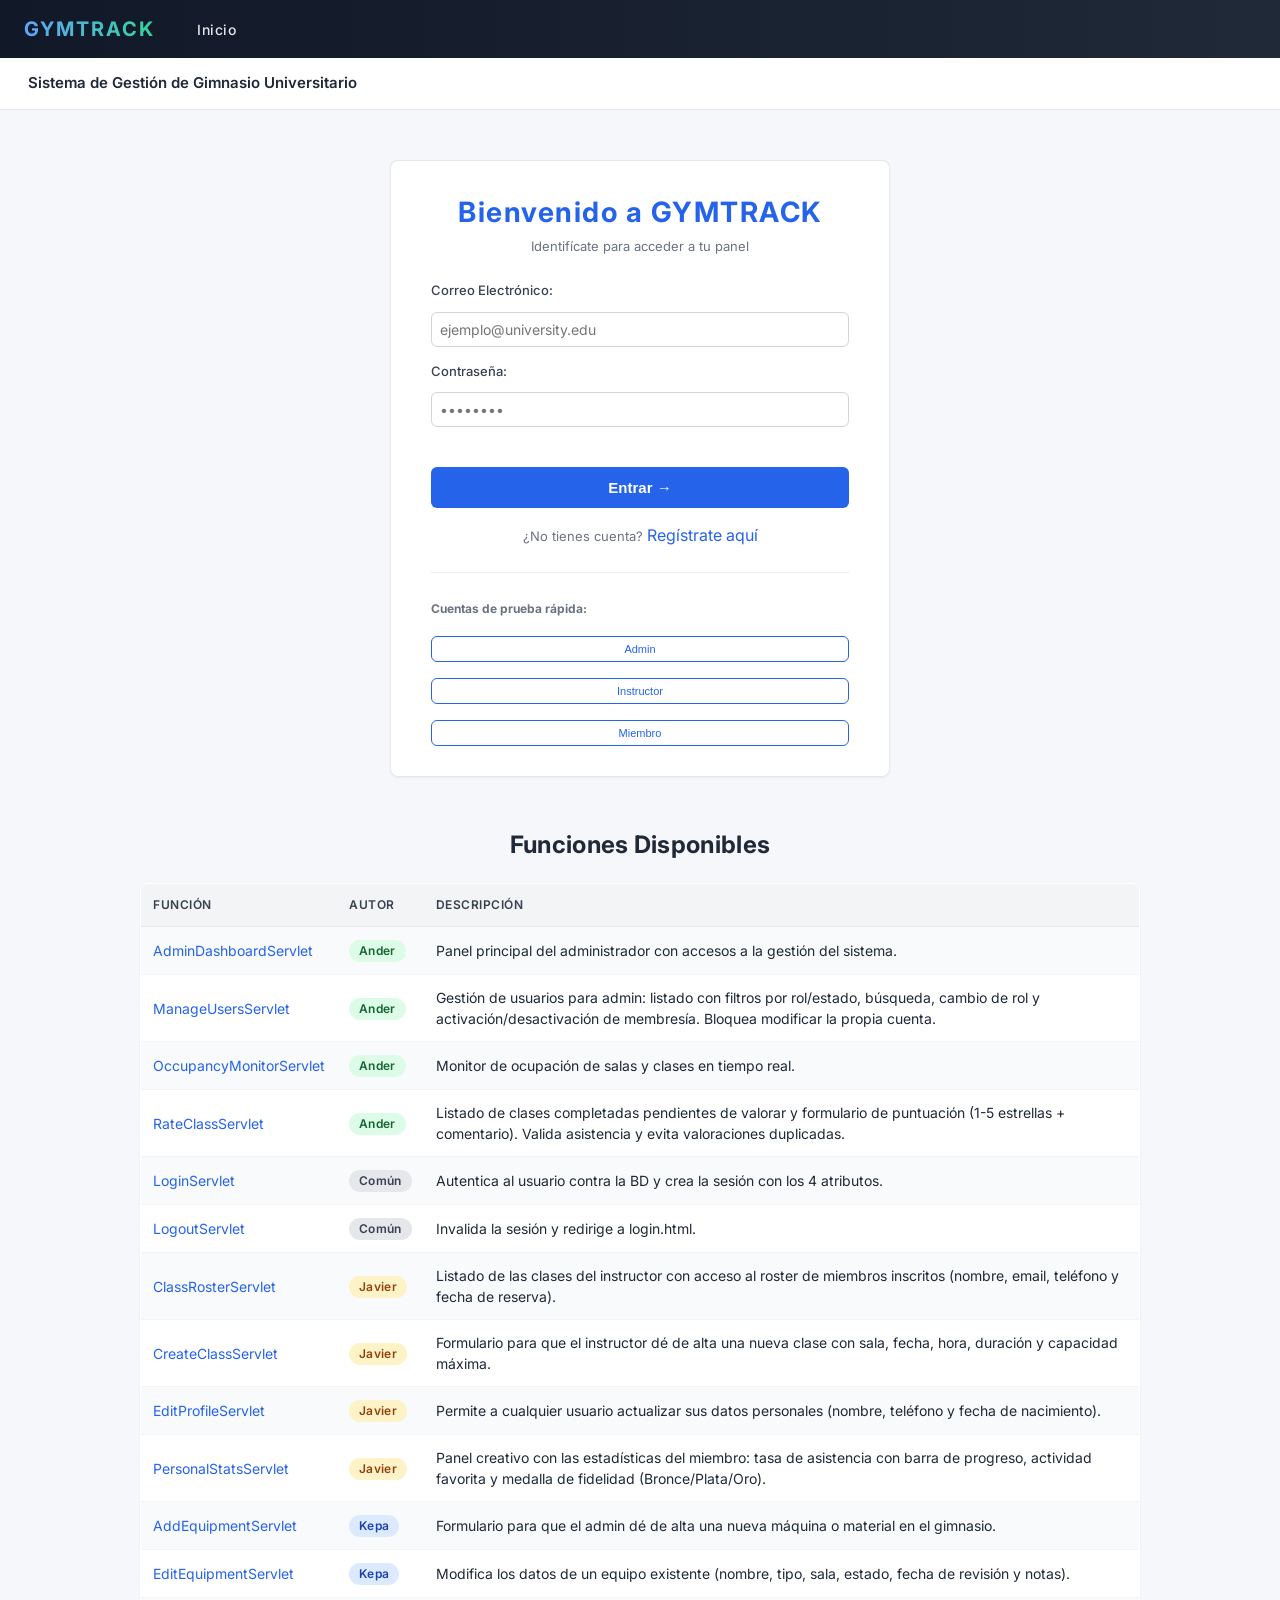
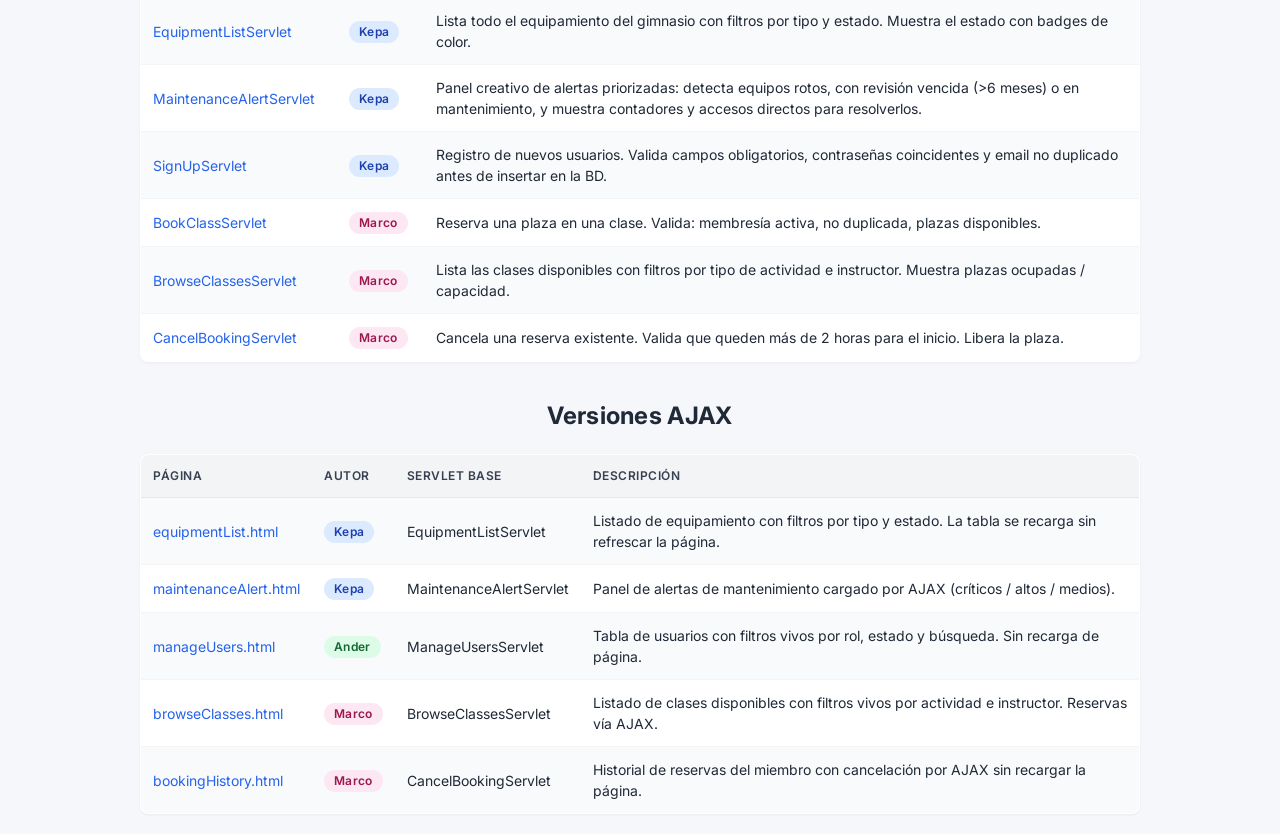
<file: index.html>
<!DOCTYPE HTML>
<html>
<head>
    <meta http-equiv="Content-Type" content="text/html; charset=UTF-8" />
    <title>GymTrack - Bienvenido</title>
    <link rel="stylesheet" href="style.css?v=4">
</head>
<body>

<div class="menu">
    <span class="brand">GYMTRACK</span>
    <a href="index.html">Inicio</a>
</div>

<div class="subheader">Sistema de Gestión de Gimnasio Universitario</div>

<div class="card" style="max-width:500px; margin: 50px auto;">
    <div class="title">Bienvenido a GYMTRACK</div>
    <div class="subtitle">Identifícate para acceder a tu panel</div>

    <form action="LoginServlet" method="post" style="margin-top: 20px;">
        <div style="margin-bottom: 15px; text-align: left;">
            <label>Correo Electrónico:</label>
            <input type="email" name="email" placeholder="ejemplo@university.edu" required style="width: 100%; padding: 8px; margin-top: 5px;">
        </div>
        
        <div style="margin-bottom: 20px; text-align: left;">
            <label>Contraseña:</label>
            <input type="password" name="password" placeholder="••••••••" required style="width: 100%; padding: 8px; margin-top: 5px;">
        </div>

        <button class="primary" type="submit" style="width: 100%;">Entrar →</button>
    </form>

    <div style="margin-top: 15px; text-align: center;">
        <span style="font-size: 13px; color: #6b7280;">¿No tienes cuenta? </span>
        <a href="SignUpServlet">Regístrate aquí</a>
    </div>

    <div style="margin-top: 25px; border-top: 1px solid #eee; padding-top: 15px;">
        <p style="font-size: 12px; color: #6b7280; margin-bottom: 10px; font-weight: bold;">Cuentas de prueba rápida:</p>
        <div style="display: flex; gap: 8px; flex-wrap: wrap; justify-content: center;">
            
            <button type="button" class="secondary" style="font-size: 11px; padding: 6px 12px;" 
                onclick="document.getElementsByName('email')[0].value='admin@university.edu'; document.getElementsByName('password')[0].value='Admin1234';">
                Admin
            </button>

            <button type="button" class="secondary" style="font-size: 11px; padding: 6px 12px;" 
                onclick="document.getElementsByName('email')[0].value='carlos.mendez@university.edu'; document.getElementsByName('password')[0].value='Instr1234';">
                Instructor
            </button>

            <button type="button" class="secondary" style="font-size: 11px; padding: 6px 12px;" 
                onclick="document.getElementsByName('email')[0].value='ana.garcia@university.edu'; document.getElementsByName('password')[0].value='Member1234';">
                Miembro
            </button>

        </div>
    </div>
</div>

<h2>Funciones Disponibles</h2>

<table style="max-width:1000px;">
    <tr>
        <th>Funci&oacute;n</th>
        <th>Autor</th>
        <th>Descripci&oacute;n</th>
    </tr>

    <tr>
        <td><a href="AdminDashboardServlet">AdminDashboardServlet</a></td>
        <td><span class="chip chip-ander">Ander</span></td>
        <td>Panel principal del administrador con accesos a la gesti&oacute;n del sistema.</td>
    </tr>

    <tr>
        <td><a href="ManageUsersServlet">ManageUsersServlet</a></td>
        <td><span class="chip chip-ander">Ander</span></td>
        <td>Gesti&oacute;n de usuarios para admin: listado con filtros por rol/estado, b&uacute;squeda, cambio de rol y activaci&oacute;n/desactivaci&oacute;n de membres&iacute;a. Bloquea modificar la propia cuenta.</td>
    </tr>

    <tr>
        <td><a href="OccupancyMonitorServlet">OccupancyMonitorServlet</a></td>
        <td><span class="chip chip-ander">Ander</span></td>
        <td>Monitor de ocupaci&oacute;n de salas y clases en tiempo real.</td>
    </tr>

    <tr>
        <td><a href="RateClassServlet">RateClassServlet</a></td>
        <td><span class="chip chip-ander">Ander</span></td>
        <td>Listado de clases completadas pendientes de valorar y formulario de puntuaci&oacute;n (1-5 estrellas + comentario). Valida asistencia y evita valoraciones duplicadas.</td>
    </tr>

    <tr>
        <td><a href="LoginServlet">LoginServlet</a></td>
        <td><span class="chip chip-comun">Com&uacute;n</span></td>
        <td>Autentica al usuario contra la BD y crea la sesi&oacute;n con los 4 atributos.</td>
    </tr>

    <tr>
        <td><a href="LogoutServlet">LogoutServlet</a></td>
        <td><span class="chip chip-comun">Com&uacute;n</span></td>
        <td>Invalida la sesi&oacute;n y redirige a login.html.</td>
    </tr>

    <tr>
        <td><a href="ClassRosterServlet">ClassRosterServlet</a></td>
        <td><span class="chip chip-javier">Javier</span></td>
        <td>Listado de las clases del instructor con acceso al roster de miembros inscritos (nombre, email, tel&eacute;fono y fecha de reserva).</td>
    </tr>

    <tr>
        <td><a href="CreateClassServlet">CreateClassServlet</a></td>
        <td><span class="chip chip-javier">Javier</span></td>
        <td>Formulario para que el instructor d&eacute; de alta una nueva clase con sala, fecha, hora, duraci&oacute;n y capacidad m&aacute;xima.</td>
    </tr>

    <tr>
        <td><a href="EditProfileServlet">EditProfileServlet</a></td>
        <td><span class="chip chip-javier">Javier</span></td>
        <td>Permite a cualquier usuario actualizar sus datos personales (nombre, tel&eacute;fono y fecha de nacimiento).</td>
    </tr>

    <tr>
        <td><a href="PersonalStatsServlet">PersonalStatsServlet</a></td>
        <td><span class="chip chip-javier">Javier</span></td>
        <td>Panel creativo con las estad&iacute;sticas del miembro: tasa de asistencia con barra de progreso, actividad favorita y medalla de fidelidad (Bronce/Plata/Oro).</td>
    </tr>

    <tr>
        <td><a href="AddEquipmentServlet">AddEquipmentServlet</a></td>
        <td><span class="chip chip-kepa">Kepa</span></td>
        <td>Formulario para que el admin d&eacute; de alta una nueva m&aacute;quina o material en el gimnasio.</td>
    </tr>

    <tr>
        <td><a href="EditEquipmentServlet?id=1">EditEquipmentServlet</a></td>
        <td><span class="chip chip-kepa">Kepa</span></td>
        <td>Modifica los datos de un equipo existente (nombre, tipo, sala, estado, fecha de revisi&oacute;n y notas).</td>
    </tr>

    <tr>
        <td><a href="EquipmentListServlet">EquipmentListServlet</a></td>
        <td><span class="chip chip-kepa">Kepa</span></td>
        <td>Lista todo el equipamiento del gimnasio con filtros por tipo y estado. Muestra el estado con badges de color.</td>
    </tr>

    <tr>
        <td><a href="MaintenanceAlertServlet">MaintenanceAlertServlet</a></td>
        <td><span class="chip chip-kepa">Kepa</span></td>
        <td>Panel creativo de alertas priorizadas: detecta equipos rotos, con revisi&oacute;n vencida (&gt;6 meses) o en mantenimiento, y muestra contadores y accesos directos para resolverlos.</td>
    </tr>

    <tr>
        <td><a href="SignUpServlet">SignUpServlet</a></td>
        <td><span class="chip chip-kepa">Kepa</span></td>
        <td>Registro de nuevos usuarios. Valida campos obligatorios, contrase&ntilde;as coincidentes y email no duplicado antes de insertar en la BD.</td>
    </tr>

    <tr>
        <td><a href="BookClassServlet?classId=4">BookClassServlet</a></td>
        <td><span class="chip chip-marco">Marco</span></td>
        <td>Reserva una plaza en una clase. Valida: membres&iacute;a activa, no duplicada, plazas disponibles.</td>
    </tr>

    <tr>
        <td><a href="BrowseClassesServlet">BrowseClassesServlet</a></td>
        <td><span class="chip chip-marco">Marco</span></td>
        <td>Lista las clases disponibles con filtros por tipo de actividad e instructor. Muestra plazas ocupadas / capacidad.</td>
    </tr>

    <tr>
        <td><a href="CancelBookingServlet?bookingId=1">CancelBookingServlet</a></td>
        <td><span class="chip chip-marco">Marco</span></td>
        <td>Cancela una reserva existente. Valida que queden m&aacute;s de 2 horas para el inicio. Libera la plaza.</td>
    </tr>

</table>

<h2>Versiones AJAX</h2>

<table style="max-width:1000px;">
    <tr>
        <th>P&aacute;gina</th>
        <th>Autor</th>
        <th>Servlet base</th>
        <th>Descripci&oacute;n</th>
    </tr>
    <tr>
        <td><a href="equipmentList.html">equipmentList.html</a></td>
        <td><span class="chip chip-kepa">Kepa</span></td>
        <td>EquipmentListServlet</td>
        <td>Listado de equipamiento con filtros por tipo y estado. La tabla se recarga sin refrescar la p&aacute;gina.</td>
    </tr>
    <tr>
        <td><a href="maintenanceAlert.html">maintenanceAlert.html</a></td>
        <td><span class="chip chip-kepa">Kepa</span></td>
        <td>MaintenanceAlertServlet</td>
        <td>Panel de alertas de mantenimiento cargado por AJAX (cr&iacute;ticos / altos / medios).</td>
    </tr>
    <tr>
        <td><a href="manageUsers.html">manageUsers.html</a></td>
        <td><span class="chip chip-ander">Ander</span></td>
        <td>ManageUsersServlet</td>
        <td>Tabla de usuarios con filtros vivos por rol, estado y b&uacute;squeda. Sin recarga de p&aacute;gina.</td>
    </tr>
    <tr>
        <td><a href="browseClasses.html">browseClasses.html</a></td>
        <td><span class="chip chip-marco">Marco</span></td>
        <td>BrowseClassesServlet</td>
        <td>Listado de clases disponibles con filtros vivos por actividad e instructor. Reservas v&iacute;a AJAX.</td>
    </tr>
    <tr>
        <td><a href="bookingHistory.html">bookingHistory.html</a></td>
        <td><span class="chip chip-marco">Marco</span></td>
        <td>CancelBookingServlet</td>
        <td>Historial de reservas del miembro con cancelaci&oacute;n por AJAX sin recargar la p&aacute;gina.</td>
    </tr>
</table>

</body>
</html>
</file>
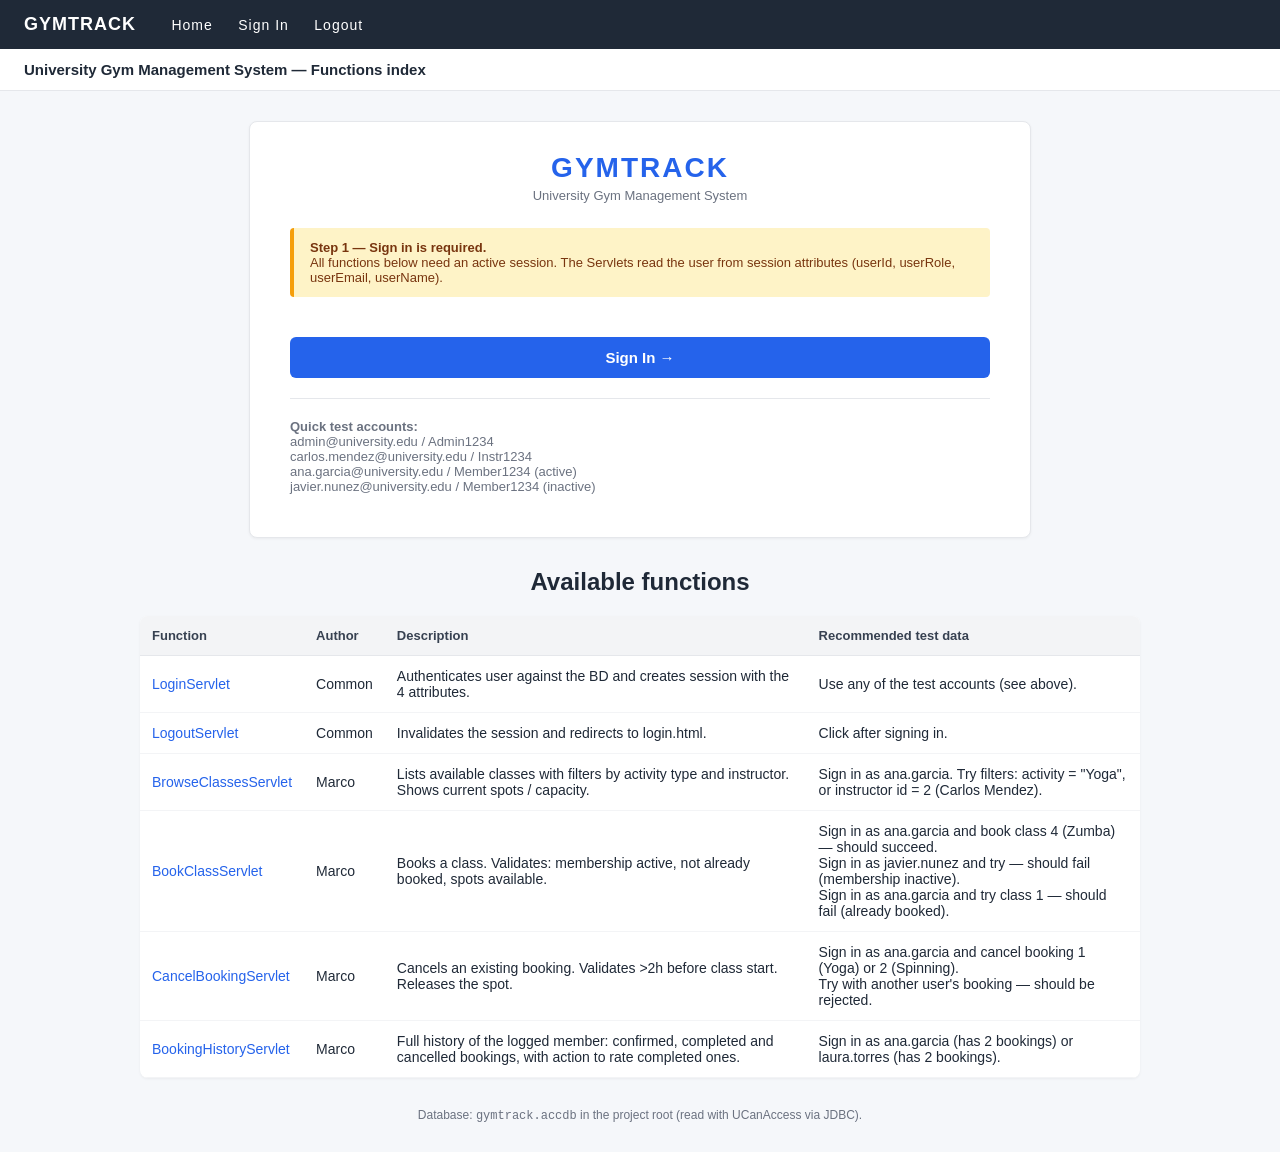
<file: SE_D2_T1/index.html>
<!DOCTYPE HTML>
<html>
<head>
    <meta http-equiv="Content-Type" content="text/html; charset=UTF-8" />
    <title>GymTrack</title>
    <link rel="stylesheet" href="style.css">
</head>
<body>

<div class="menu">
    <span class="brand">GYMTRACK</span>
    <a href="index.html">Home</a>
    <a href="login.html">Sign In</a>
    <a href="LogoutServlet">Logout</a>
</div>

<div class="subheader">University Gym Management System &mdash; Functions index</div>

<div class="card" style="max-width:700px;">
    <div class="title">GYMTRACK</div>
    <div class="subtitle">University Gym Management System</div>

    <div class="alert">
        <b>Step 1 &mdash; Sign in is required.</b><br>
        All functions below need an active session. The Servlets read the user
        from session attributes (userId, userRole, userEmail, userName).
    </div>

    <a href="login.html"><button class="primary" type="button">Sign In &rarr;</button></a>

    <hr>

    <p style="font-size:13px; color:#6b7280;">
        <b>Quick test accounts:</b><br>
        admin@university.edu / Admin1234<br>
        carlos.mendez@university.edu / Instr1234<br>
        ana.garcia@university.edu / Member1234 (active)<br>
        javier.nunez@university.edu / Member1234 (inactive)
    </p>
</div>

<h2>Available functions</h2>

<table style="max-width:1000px;">
    <tr>
        <th>Function</th>
        <th>Author</th>
        <th>Description</th>
        <th>Recommended test data</th>
    </tr>

    <tr>
        <td><a href="LoginServlet">LoginServlet</a></td>
        <td>Common</td>
        <td>Authenticates user against the BD and creates session with the 4 attributes.</td>
        <td>Use any of the test accounts (see above).</td>
    </tr>

    <tr>
        <td><a href="LogoutServlet">LogoutServlet</a></td>
        <td>Common</td>
        <td>Invalidates the session and redirects to login.html.</td>
        <td>Click after signing in.</td>
    </tr>

    <tr>
        <td><a href="BrowseClassesServlet">BrowseClassesServlet</a></td>
        <td>Marco</td>
        <td>Lists available classes with filters by activity type and instructor. Shows current spots / capacity.</td>
        <td>Sign in as ana.garcia. Try filters: activity = "Yoga", or instructor id = 2 (Carlos Mendez).</td>
    </tr>

    <tr>
        <td><a href="BookClassServlet?classId=4">BookClassServlet</a></td>
        <td>Marco</td>
        <td>Books a class. Validates: membership active, not already booked, spots available.</td>
        <td>
            Sign in as ana.garcia and book class 4 (Zumba) &mdash; should succeed.<br>
            Sign in as javier.nunez and try &mdash; should fail (membership inactive).<br>
            Sign in as ana.garcia and try class 1 &mdash; should fail (already booked).
        </td>
    </tr>

    <tr>
        <td><a href="CancelBookingServlet?bookingId=1">CancelBookingServlet</a></td>
        <td>Marco</td>
        <td>Cancels an existing booking. Validates &gt;2h before class start. Releases the spot.</td>
        <td>
            Sign in as ana.garcia and cancel booking 1 (Yoga) or 2 (Spinning).<br>
            Try with another user&#39;s booking &mdash; should be rejected.
        </td>
    </tr>

    <tr>
        <td><a href="BookingHistoryServlet">BookingHistoryServlet</a></td>
        <td>Marco</td>
        <td>Full history of the logged member: confirmed, completed and cancelled bookings, with action to rate completed ones.</td>
        <td>Sign in as ana.garcia (has 2 bookings) or laura.torres (has 2 bookings).</td>
    </tr>
</table>

<p style="text-align:center; color:#6b7280; font-size:12px; margin:30px;">
    Database: <code>gymtrack.accdb</code> in the project root (read with UCanAccess via JDBC).
</p>

</body>
</html>
</file>
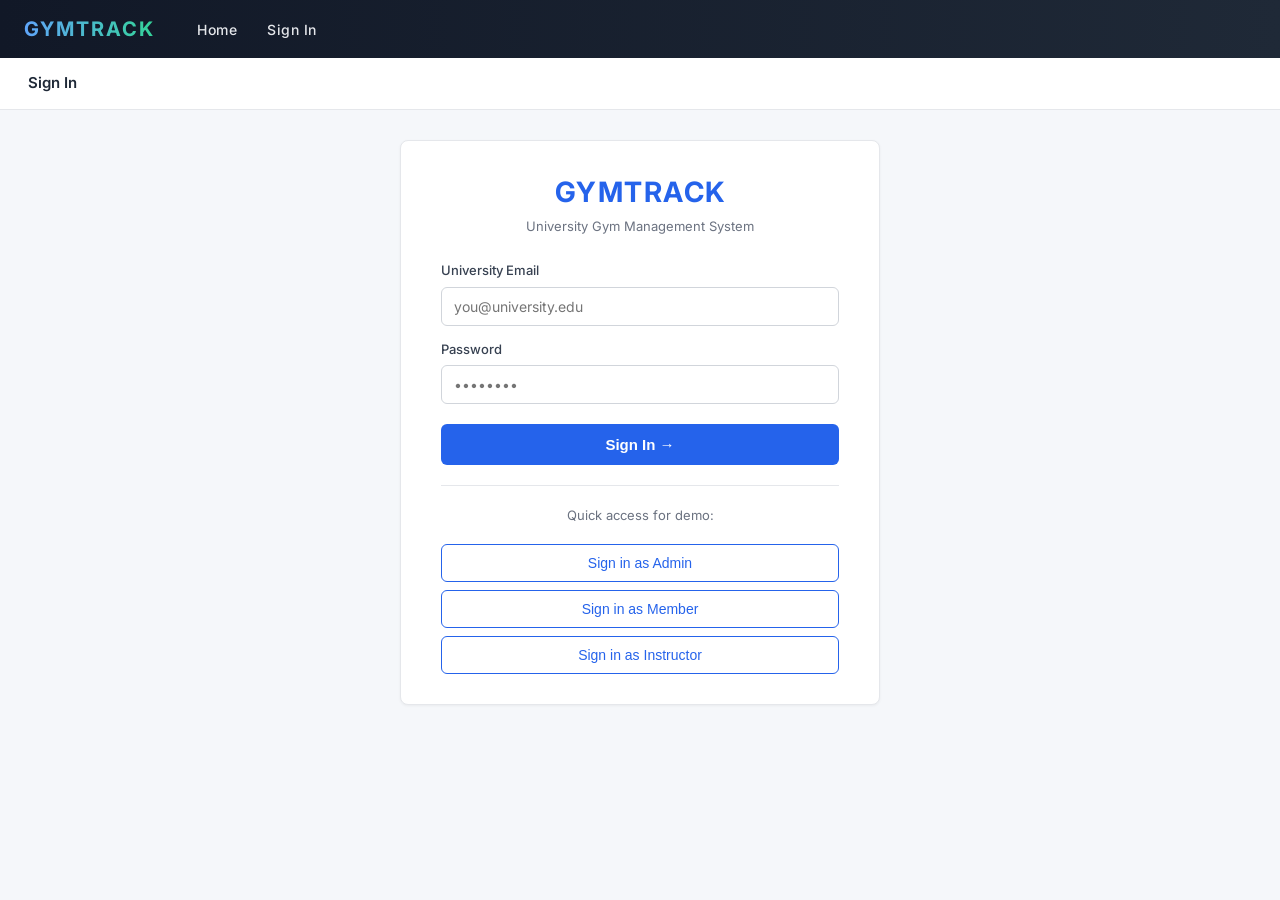
<file: login.html>
<!DOCTYPE HTML>
<html>
<head>
    <meta http-equiv="Content-Type" content="text/html; charset=UTF-8" />
    <title>GymTrack - Sign In</title>
    <link rel="stylesheet" href="style.css?v=4">
    <script>
        function setLogin(email, pass) {
            document.getElementsByName("email")[0].value = email;
            document.getElementsByName("password")[0].value = pass;
        }
    </script>
</head>
<body>

<div class="menu">
    <span class="brand">GYMTRACK</span>
    <a href="index.html">Home</a>
    <a href="login.html">Sign In</a>
</div>

<div class="subheader">Sign In</div>

<div class="card">
    <div class="title">GYMTRACK</div>
    <div class="subtitle">University Gym Management System</div>

    <form method="post" action="LoginServlet">
        <label>University Email</label>
        <input type="text" name="email" placeholder="you@university.edu" />

        <label>Password</label>
        <input type="password" name="password" placeholder="&bull;&bull;&bull;&bull;&bull;&bull;&bull;&bull;" />

        <input type="submit" value="Sign In &rarr;" />
    </form>

    <hr>

    <div class="quick">
        <p>Quick access for demo:</p>
        <button class="secondary" type="button" onclick="setLogin('admin@university.edu','Admin1234')">Sign in as Admin</button>
        <button class="secondary" type="button" onclick="setLogin('ana.garcia@university.edu','Member1234')">Sign in as Member</button>
        <button class="secondary" type="button" onclick="setLogin('carlos.mendez@university.edu','Instr1234')">Sign in as Instructor</button>
    </div>
</div>

</body>
</html>
</file>
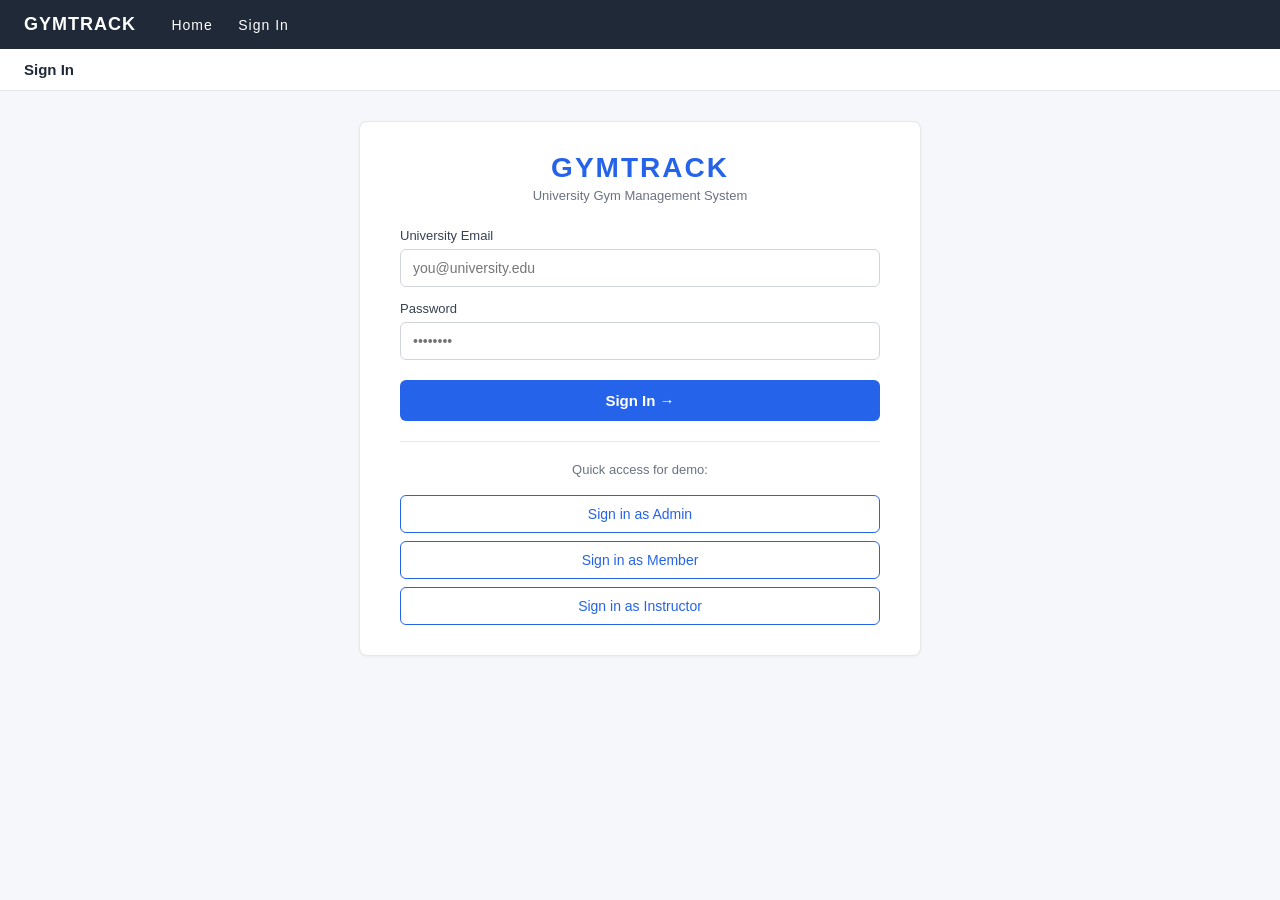
<file: SE_D2_T1/login.html>
<!DOCTYPE HTML>
<html>
<head>
    <meta http-equiv="Content-Type" content="text/html; charset=UTF-8" />
    <title>GymTrack - Sign In</title>
    <link rel="stylesheet" href="style.css">
    <script>
        function setLogin(email, pass) {
            document.getElementsByName("email")[0].value = email;
            document.getElementsByName("password")[0].value = pass;
        }
    </script>
</head>
<body>

<div class="menu">
    <span class="brand">GYMTRACK</span>
    <a href="index.html">Home</a>
    <a href="login.html">Sign In</a>
</div>

<div class="subheader">Sign In</div>

<div class="card">
    <div class="title">GYMTRACK</div>
    <div class="subtitle">University Gym Management System</div>

    <form method="post" action="LoginServlet">
        <label>University Email</label>
        <input type="text" name="email" placeholder="you@university.edu" />

        <label>Password</label>
        <input type="password" name="password" placeholder="&bull;&bull;&bull;&bull;&bull;&bull;&bull;&bull;" />

        <input type="submit" value="Sign In &rarr;" />
    </form>

    <hr>

    <div class="quick">
        <p>Quick access for demo:</p>
        <button class="secondary" type="button" onclick="setLogin('admin@university.edu','Admin1234')">Sign in as Admin</button>
        <button class="secondary" type="button" onclick="setLogin('ana.garcia@university.edu','Member1234')">Sign in as Member</button>
        <button class="secondary" type="button" onclick="setLogin('carlos.mendez@university.edu','Instr1234')">Sign in as Instructor</button>
    </div>
</div>

</body>
</html>
</file>
<file: style.css>
@import url('https://fonts.googleapis.com/css2?family=Inter:wght@400;500;600;700&display=swap');

:root {
    --primary: #2563eb;
    --primary-hover: #1d4ed8;
    --primary-soft: #eff6ff;

    --bg: #f5f7fa;
    --surface: #ffffff;
    --surface-alt: #f9fafb;
    --border: #e5e7eb;
    --border-strong: #d1d5db;

    --text: #1f2937;
    --text-muted: #6b7280;
    --text-soft: #374151;

    --success: #10b981;
    --warning: #f59e0b;
    --danger:  #ef4444;
    --info:    #2563eb;
    --gold:    #eab308;

    --radius: 8px;
    --radius-sm: 6px;
    --radius-pill: 999px;

    --shadow-sm: 0 1px 3px rgba(0,0,0,0.05);
    --shadow-md: 0 4px 12px rgba(0,0,0,0.08);
    --shadow-lg: 0 10px 25px rgba(0,0,0,0.10);

    --transition: 0.18s ease;
}

* { box-sizing: border-box; }

body {
    background-color: var(--bg);
    color: var(--text);
    font-family: 'Inter', -apple-system, BlinkMacSystemFont, "Segoe UI", Roboto, Helvetica, Arial, sans-serif;
    margin: 0;
    line-height: 1.5;
    -webkit-font-smoothing: antialiased;
}

/* ---------- Menú superior ---------- */
div.menu {
    background: linear-gradient(90deg, #111827, #1f2937);
    color: white;
    padding: 14px 24px;
    font-weight: 600;
    letter-spacing: 0.5px;
    box-shadow: var(--shadow-sm);
    display: flex;
    align-items: center;
    flex-wrap: wrap;
    gap: 6px 18px;
}
div.menu a {
    color: #e5e7eb;
    text-decoration: none;
    font-weight: 500;
    font-size: 14px;
    padding: 4px 6px;
    border-radius: 4px;
    transition: color var(--transition), background var(--transition);
}
div.menu a:hover {
    color: #ffffff;
    background: rgba(255,255,255,0.08);
}
div.menu .brand {
    font-size: 20px;
    margin-right: 18px;
    font-weight: 700;
    letter-spacing: 2px;
    background: linear-gradient(90deg, #60a5fa, #34d399);
    -webkit-background-clip: text;
    background-clip: text;
    color: transparent;
}

div.subheader {
    background-color: var(--surface);
    border-bottom: 1px solid var(--border);
    padding: 14px 28px;
    color: var(--text);
    font-size: 15px;
    font-weight: 600;
}

h2 {
    color: var(--text);
    text-align: center;
    margin-top: 36px;
    font-weight: 700;
    letter-spacing: 0.3px;
}

h3 {
    font-weight: 600;
    color: var(--text);
}

/* ---------- Tarjetas ---------- */
div.card {
    background-color: var(--surface);
    border: 1px solid var(--border);
    border-radius: var(--radius);
    padding: 30px 40px;
    margin: 30px auto;
    max-width: 480px;
    box-shadow: var(--shadow-sm);
    transition: transform var(--transition), box-shadow var(--transition);
    animation: fadeIn 0.25s ease-out;
}
div.card:hover {
    transform: translateY(-2px);
    box-shadow: var(--shadow-md);
}

div.card .title {
    text-align: center;
    font-size: 28px;
    font-weight: 700;
    color: var(--primary);
    margin-bottom: 4px;
    letter-spacing: 1.5px;
}
div.card .subtitle {
    text-align: center;
    color: var(--text-muted);
    font-size: 13px;
    margin-bottom: 25px;
}

/* ---------- Formularios ---------- */
form label {
    display: block;
    font-size: 13px;
    font-weight: 500;
    color: var(--text-soft);
    margin-top: 14px;
    margin-bottom: 6px;
}
form input[type=text],
form input[type=email],
form input[type=password],
form input[type=date],
form input[type=number],
form input[type=tel],
form select,
form textarea {
    width: 100%;
    padding: 10px 12px;
    border: 1px solid var(--border-strong);
    border-radius: var(--radius-sm);
    font-size: 14px;
    font-family: inherit;
    background: var(--surface);
    color: var(--text);
    transition: border-color var(--transition), box-shadow var(--transition);
}
form input:focus,
form select:focus,
form textarea:focus {
    outline: none;
    border-color: var(--primary);
    box-shadow: 0 0 0 3px rgba(37,99,235,0.15);
}

form input[type=submit],
button.primary {
    width: 100%;
    padding: 12px;
    background-color: var(--primary);
    color: white;
    border: none;
    border-radius: var(--radius-sm);
    font-size: 15px;
    font-weight: 600;
    cursor: pointer;
    margin-top: 20px;
    transition: background var(--transition), transform var(--transition);
}
form input[type=submit]:hover,
button.primary:hover {
    background-color: var(--primary-hover);
}
form input[type=submit]:active,
button.primary:active {
    transform: translateY(1px);
}

button.secondary {
    width: 100%;
    padding: 10px;
    background-color: var(--surface);
    color: var(--primary);
    border: 1px solid var(--primary);
    border-radius: var(--radius-sm);
    font-size: 14px;
    font-weight: 500;
    cursor: pointer;
    margin-top: 8px;
    transition: background var(--transition), color var(--transition);
}
button.secondary:hover {
    background-color: var(--primary-soft);
}

hr {
    border: none;
    border-top: 1px solid var(--border);
    margin: 20px 0;
}

div.quick { margin-top: 10px; }
div.quick p {
    text-align: center;
    color: var(--text-muted);
    font-size: 13px;
    margin-bottom: 10px;
}

/* ---------- Mensajes ---------- */
div.alert,
div.success,
div.error {
    padding: 12px 16px;
    font-size: 13px;
    border-radius: var(--radius-sm);
    margin: 20px 0;
    border-left: 4px solid;
    animation: fadeIn 0.25s ease-out;
}
div.alert   { background-color: #fef3c7; color: #78350f; border-color: var(--warning); }
div.success { background-color: #d1fae5; color: #064e3b; border-color: var(--success); }
div.error   { background-color: #fee2e2; color: #991b1b; border-color: var(--danger); }

/* ---------- Enlaces ---------- */
a {
    color: var(--primary);
    text-decoration: none;
    transition: color var(--transition);
}
a:hover { text-decoration: underline; }

/* ---------- Tablas ---------- */
table {
    border-collapse: collapse;
    background-color: var(--surface);
    margin: 20px auto;
    width: 80%;
    border-radius: var(--radius);
    overflow: hidden;
    box-shadow: var(--shadow-sm);
    border: 1px solid var(--border);
}
th {
    background-color: #f3f4f6;
    color: var(--text-soft);
    padding: 12px;
    text-align: left;
    font-size: 12px;
    font-weight: 600;
    text-transform: uppercase;
    letter-spacing: 0.5px;
    border-bottom: 1px solid var(--border);
}
td {
    padding: 12px;
    border-bottom: 1px solid #f3f4f6;
    color: var(--text);
    font-size: 14px;
    vertical-align: middle;
}
tbody tr:nth-child(even) td,
table tr:nth-child(even) td {
    background-color: var(--surface-alt);
}
tbody tr:hover td,
table tr:hover td {
    background-color: var(--primary-soft);
}
table tr:last-child td { border-bottom: none; }

/* ---------- Badges reutilizables ---------- */
.badge {
    display: inline-block;
    padding: 3px 10px;
    border-radius: var(--radius-pill);
    font-size: 12px;
    font-weight: 500;
    color: white;
    background: var(--text-muted);
    letter-spacing: 0.2px;
}
.badge-available    { background: var(--success); }
.badge-in_use       { background: var(--info); }
.badge-maintenance  { background: var(--warning); }
.badge-broken       { background: var(--danger); }

/* Chips de autor */
.chip {
    display: inline-block;
    padding: 2px 10px;
    border-radius: var(--radius-pill);
    font-size: 12px;
    font-weight: 600;
    letter-spacing: 0.3px;
}
.chip-kepa   { background:#dbeafe; color:#1e40af; }
.chip-ander  { background:#dcfce7; color:#166534; }
.chip-javier { background:#fef3c7; color:#92400e; }
.chip-marco  { background:#fce7f3; color:#9d174d; }
.chip-comun  { background:#e5e7eb; color:#374151; }

/* ---------- Animaciones ---------- */
@keyframes fadeIn {
    from { opacity: 0; transform: translateY(4px); }
    to   { opacity: 1; transform: translateY(0); }
}
@keyframes spin {
    to { transform: rotate(360deg); }
}

.spinner {
    display: inline-block;
    width: 18px;
    height: 18px;
    border: 2px solid var(--border);
    border-top-color: var(--primary);
    border-radius: 50%;
    animation: spin 0.7s linear infinite;
    vertical-align: middle;
}
.loading {
    text-align: center;
    color: var(--text-muted);
    padding: 20px;
    font-size: 14px;
}

/* ---------- Responsive ---------- */
@media (max-width: 700px) {
    div.menu { padding: 12px 16px; }
    div.subheader { padding: 12px 16px; }
    div.card {
        padding: 22px 18px;
        margin: 18px 12px;
        max-width: none;
    }
    table {
        width: 100%;
        display: block;
        overflow-x: auto;
        white-space: nowrap;
    }
    h2 { margin-top: 24px; font-size: 20px; }
    div.card .title { font-size: 22px; }
}

/* Modo oscuro desactivado: forzamos tema claro para que coincida con los estilos inline de servlets/AJAX */
html { color-scheme: light; }
</file>
<file: SE_D2_T1/style.css>
body {
    background-color: #f5f7fa;
    color: #333333;
    font-family: -apple-system, BlinkMacSystemFont, "Segoe UI", Roboto, Helvetica, Arial, sans-serif;
    margin: 0px;
}

div.menu {
    background-color: #1f2937;
    color: white;
    padding: 14px 24px;
    font-weight: bold;
    letter-spacing: 1px;
}
div.menu a {
    color: white;
    text-decoration: none;
    margin-right: 20px;
    font-weight: normal;
    font-size: 14px;
}
div.menu a:hover {
    color: #60a5fa;
}
div.menu .brand {
    font-size: 18px;
    margin-right: 30px;
    color: white;
}

div.subheader {
    background-color: white;
    border-bottom: 1px solid #e5e7eb;
    padding: 12px 24px;
    color: #1f2937;
    font-size: 15px;
    font-weight: bold;
}

h2 {
    color: #1f2937;
    text-align: center;
    margin-top: 30px;
}

div.card {
    background-color: white;
    border: 1px solid #e5e7eb;
    border-radius: 8px;
    padding: 30px 40px;
    margin: 30px auto;
    max-width: 480px;
    box-shadow: 0 1px 3px rgba(0,0,0,0.05);
}

div.card .title {
    text-align: center;
    font-size: 28px;
    font-weight: bold;
    color: #2563eb;
    margin-bottom: 4px;
    letter-spacing: 2px;
}
div.card .subtitle {
    text-align: center;
    color: #6b7280;
    font-size: 13px;
    margin-bottom: 25px;
}

form label {
    display: block;
    font-size: 13px;
    color: #374151;
    margin-top: 14px;
    margin-bottom: 6px;
}
form input[type=text],
form input[type=email],
form input[type=password] {
    width: 100%;
    padding: 10px 12px;
    border: 1px solid #d1d5db;
    border-radius: 6px;
    font-size: 14px;
    box-sizing: border-box;
}
form input[type=text]:focus,
form input[type=email]:focus,
form input[type=password]:focus {
    outline: none;
    border-color: #2563eb;
}

form input[type=submit],
button.primary {
    width: 100%;
    padding: 12px;
    background-color: #2563eb;
    color: white;
    border: none;
    border-radius: 6px;
    font-size: 15px;
    font-weight: bold;
    cursor: pointer;
    margin-top: 20px;
}
form input[type=submit]:hover,
button.primary:hover {
    background-color: #1d4ed8;
}

button.secondary {
    width: 100%;
    padding: 10px;
    background-color: white;
    color: #2563eb;
    border: 1px solid #2563eb;
    border-radius: 6px;
    font-size: 14px;
    cursor: pointer;
    margin-top: 8px;
}
button.secondary:hover {
    background-color: #eff6ff;
}

hr {
    border: none;
    border-top: 1px solid #e5e7eb;
    margin: 20px 0;
}

div.quick {
    margin-top: 10px;
}
div.quick p {
    text-align: center;
    color: #6b7280;
    font-size: 13px;
    margin-bottom: 10px;
}

div.alert {
    background-color: #fef3c7;
    border-left: 4px solid #f59e0b;
    padding: 12px 16px;
    color: #78350f;
    font-size: 13px;
    border-radius: 4px;
    margin: 20px 0;
}
div.success {
    background-color: #d1fae5;
    border-left: 4px solid #10b981;
    padding: 12px 16px;
    color: #064e3b;
    font-size: 13px;
    border-radius: 4px;
    margin: 20px 0;
}
div.error {
    background-color: #fee2e2;
    border-left: 4px solid #ef4444;
    padding: 12px 16px;
    color: #991b1b;
    font-size: 13px;
    border-radius: 4px;
    margin: 20px 0;
}

a {
    color: #2563eb;
    text-decoration: none;
}
a:hover {
    text-decoration: underline;
}

table {
    border-collapse: collapse;
    background-color: white;
    margin: 20px auto;
    width: 80%;
    border-radius: 8px;
    overflow: hidden;
    box-shadow: 0 1px 3px rgba(0,0,0,0.05);
}
th {
    background-color: #f3f4f6;
    color: #374151;
    padding: 12px;
    text-align: left;
    font-size: 13px;
    border-bottom: 1px solid #e5e7eb;
}
td {
    padding: 12px;
    border-bottom: 1px solid #f3f4f6;
    color: #1f2937;
    font-size: 14px;
}
</file>
